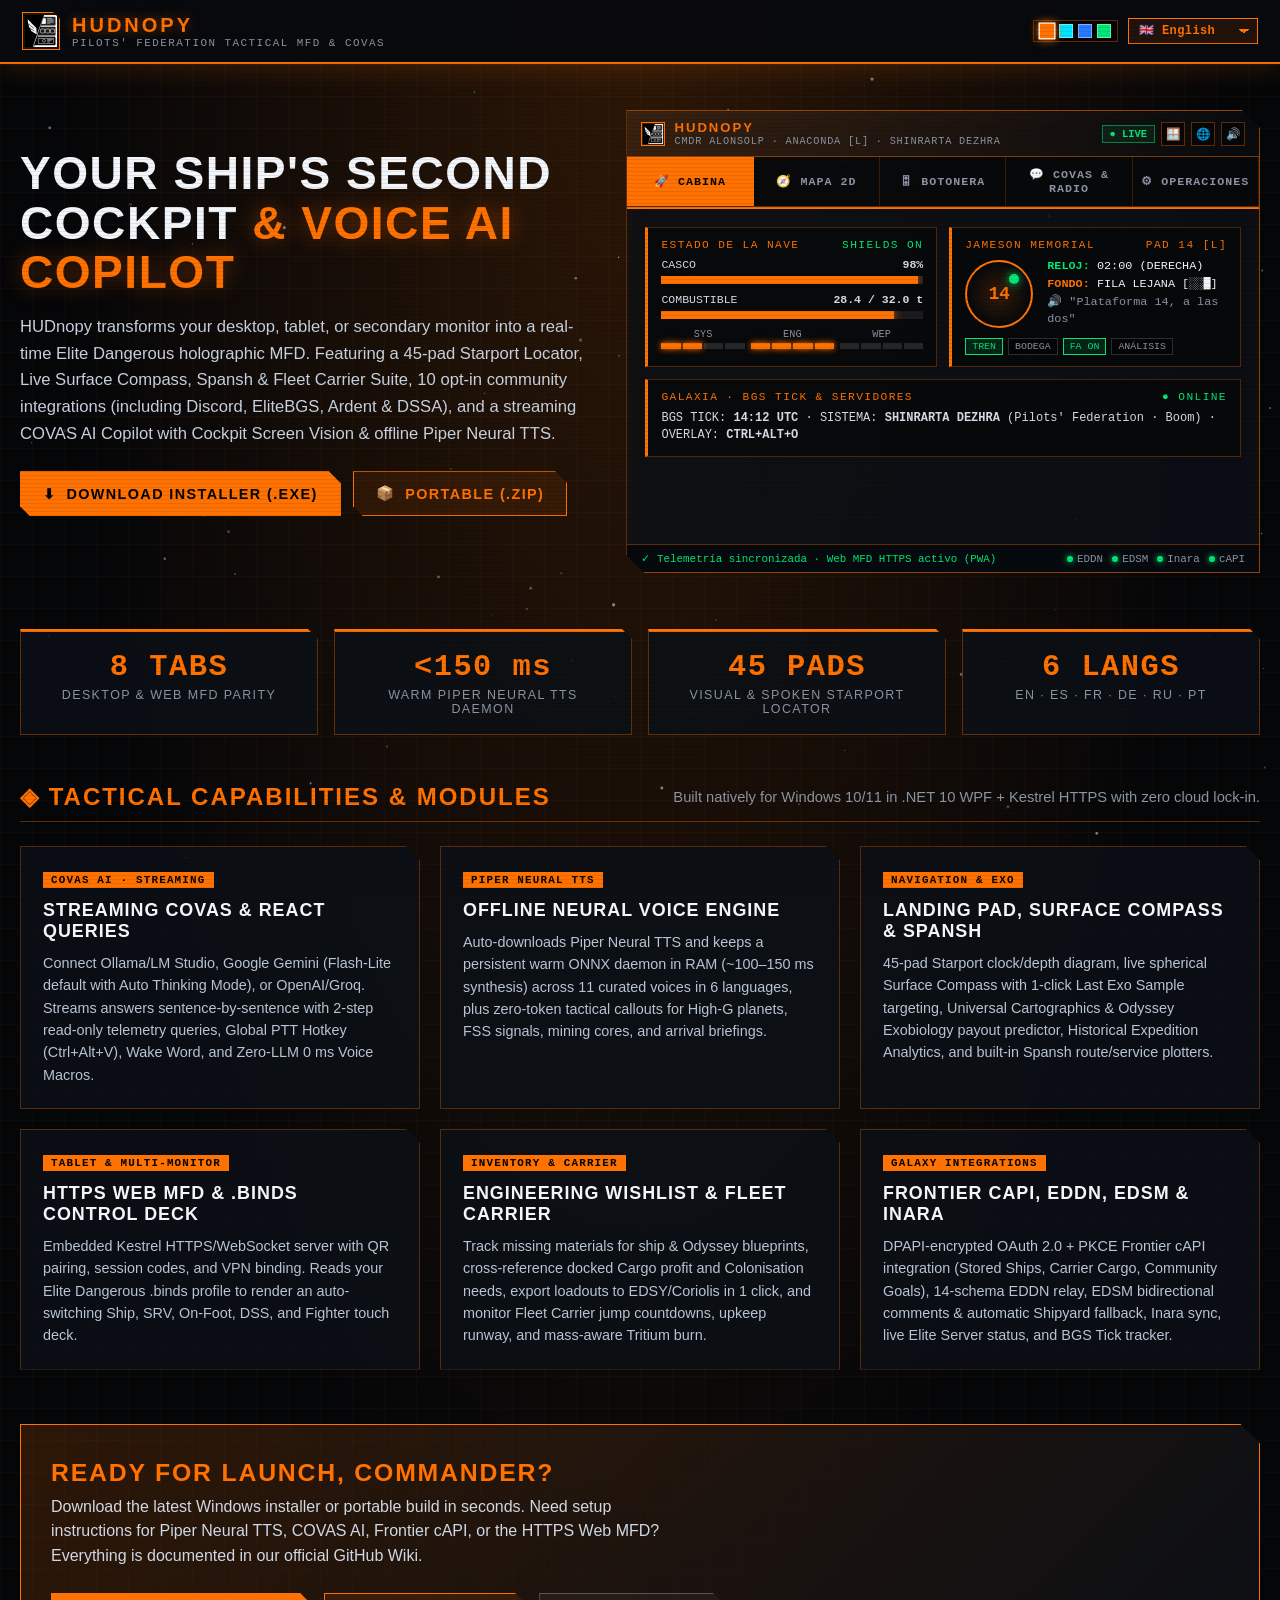
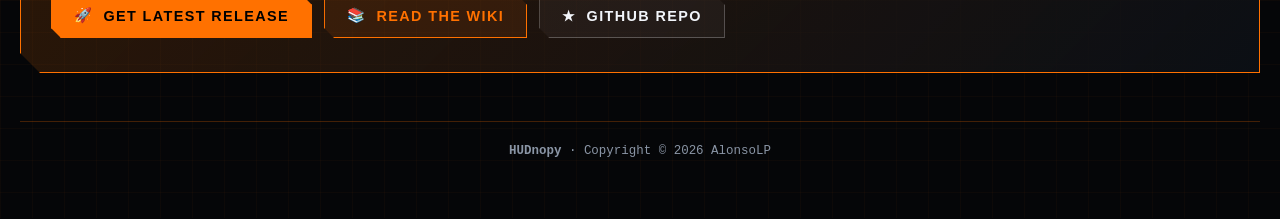
<file: docs/index.html>
<!DOCTYPE html>
<html lang="en">
<head>
  <meta charset="UTF-8" />
  <meta name="viewport" content="width=device-width, initial-scale=1.0" />
  <title>HUDnopy — Elite Dangerous Telemetry HUD, Web MFD &amp; COVAS AI Copilot</title>
  <meta name="description" content="Open-source Desktop Telemetry HUD, HTTPS Web MFD, Fleet Carrier Manager, Spansh Assistant, and Streaming COVAS AI Copilot with Offline Piper Neural TTS for Elite Dangerous." />
  <meta name="theme-color" content="#FF7100" />
  <link rel="icon" type="image/png" href="HUDnopy.png" />
  <link rel="stylesheet" href="styles.css" />
</head>
<body>
  <canvas id="starfield"></canvas>

  <!-- Sticky Cockpit Telemetry Header -->
  <header class="top-bar">
    <a href="#" class="brand">
      <img src="HUDnopy.png" alt="HUDnopy Logo" />
      <div>
        <span class="brand-title">HUDnopy</span>
        <span class="brand-sub">PILOTS' FEDERATION TACTICAL MFD &amp; COVAS</span>
      </div>
    </a>

    <div class="nav-controls">
      <div class="theme-swatches" title="Test Live HUD Cockpit Color Themes">
        <div class="swatch active" style="background:#FF7100;color:#FF7100" onclick="setHudTheme('#FF7100','255,113,0','#FFB300',this)" title="Pilots' Federation Amber"></div>
        <div class="swatch" style="background:#00E5FF;color:#00E5FF" onclick="setHudTheme('#00E5FF','0,229,255','#80D8FF',this)" title="Imperial Gutamaya Cyan"></div>
        <div class="swatch" style="background:#2979FF;color:#2979FF" onclick="setHudTheme('#2979FF','41,121,255','#82B1FF',this)" title="Guardian Cobalt"></div>
        <div class="swatch" style="background:#00E676;color:#00E676" onclick="setHudTheme('#00E676','0,230,118','#69F0AE',this)" title="Thargoid Bio-Green"></div>
      </div>
      <select class="lang-select" id="langSelect" onchange="setLang(this.value)" aria-label="Select Language">
        <option value="en">🇬🇧 English</option>
        <option value="es">🇪🇸 Español</option>
        <option value="fr">🇫🇷 Français</option>
        <option value="de">🇩🇪 Deutsch</option>
        <option value="ru">🇷🇺 Русский</option>
        <option value="pt">🇵🇹 Português</option>
      </select>
    </div>
  </header>

  <div class="cockpit-wrapper">
    <!-- Hero + Realistic Auto-Rotating HUDnopy App Preview -->
    <section class="hero">
      <div>
        <h1 data-i18n="heroTitle">
          YOUR SHIP'S SECOND COCKPIT <span>&amp; VOICE AI COPILOT</span>
        </h1>
        <p class="hero-lead" data-i18n="heroLead">
          HUDnopy transforms your desktop, tablet, or secondary monitor into a real-time Elite Dangerous holographic MFD. Featuring a 45-pad Starport Locator, Live Surface Compass, Spansh &amp; Fleet Carrier Suite, 10 opt-in community integrations (including Discord, EliteBGS, Ardent &amp; DSSA), and a streaming COVAS AI Copilot with Cockpit Screen Vision &amp; offline Piper Neural TTS.
        </p>

        <div class="cta-grid">
          <a id="btnDownloadSetup" href="https://github.com/AlonsoLP/HUDnopy/releases/latest/download/HUDnopy-v0.4.0-Setup.exe" class="btn-hud btn-primary">
            <span>⬇</span> <span data-i18n="btnInstaller">DOWNLOAD INSTALLER (.EXE)</span>
          </a>
          <a id="btnDownloadZip" href="https://github.com/AlonsoLP/HUDnopy/releases/latest/download/HUDnopy-v0.4.0-win-x64-portable.zip" class="btn-hud btn-secondary">
            <span>📦</span> <span data-i18n="btnPortable">PORTABLE (.ZIP)</span>
          </a>
        </div>
      </div>

      <!-- Realistic Auto-Rotating HUDnopy App Window Preview -->
      <div class="mfd-frame" id="hudPreviewFrame">
        <!-- App Title / Telemetry Header -->
        <div class="app-sim-header">
          <div class="app-sim-brand">
            <img src="HUDnopy.png" alt="HUDnopy" />
            <div>
              <div class="app-sim-title">HUDNOPY</div>
              <div class="app-sim-sub">CMDR ALONSOLP · ANACONDA [L] · SHINRARTA DEZHRA</div>
            </div>
          </div>
          <div class="app-sim-actions">
            <span class="app-sim-pill live">● LIVE</span>
            <span class="app-sim-icon" title="Overlay">🪟</span>
            <span class="app-sim-icon" title="Web HUD">🌐</span>
            <span class="app-sim-icon" title="TTS">🔊</span>
          </div>
        </div>

        <!-- Real-style Navigation Tabs -->
        <div class="mfd-tabs mfd-tabs-5">
          <button class="mfd-tab active" onclick="switchMfd(0, this, true)">🚀 CABINA</button>
          <button class="mfd-tab" onclick="switchMfd(1, this, true)">🧭 MAPA 2D</button>
          <button class="mfd-tab" onclick="switchMfd(2, this, true)">🎛 BOTONERA</button>
          <button class="mfd-tab" onclick="switchMfd(3, this, true)">💬 COVAS &amp; RADIO</button>
          <button class="mfd-tab" onclick="switchMfd(4, this, true)">⚙ OPERACIONES</button>
        </div>

        <!-- Auto-rotate progress bar -->
        <div class="mfd-progress-track"><div class="mfd-progress-bar" id="mfdProgressBar"></div></div>

        <!-- Panel 1: Cockpit Telemetry, PIPs & Landing Pad -->
        <div class="mfd-screen active" id="mfd-0">
          <div class="mfd-row">
            <div class="mfd-box">
              <div class="mfd-box-title"><span>ESTADO DE LA NAVE</span><span style="color:var(--hud-ok)">SHIELDS ON</span></div>
              <div class="sim-metric-line"><span>CASCO</span><strong>98%</strong></div>
              <div class="hud-bar"><div class="hud-bar-fill" style="width:98%"></div></div>
              <div class="sim-metric-line"><span>COMBUSTIBLE</span><strong>28.4 / 32.0 t</strong></div>
              <div class="hud-bar"><div class="hud-bar-fill" style="width:89%"></div></div>
              <div class="sim-pips-grid">
                <div class="sim-pip-col"><span>SYS</span><div class="sim-pip-bars"><i class="on"></i><i class="on"></i><i></i><i></i></div></div>
                <div class="sim-pip-col"><span>ENG</span><div class="sim-pip-bars"><i class="on"></i><i class="on"></i><i class="on"></i><i class="on"></i></div></div>
                <div class="sim-pip-col"><span>WEP</span><div class="sim-pip-bars"><i></i><i></i><i></i><i></i></div></div>
              </div>
            </div>
            <div class="mfd-box">
              <div class="mfd-box-title"><span>JAMESON MEMORIAL</span><span>PAD 14 [L]</span></div>
              <div class="pad-radar">
                <div class="pad-circle">
                  <span style="font-weight:900;font-size:1.1rem;color:var(--hud-accent)">14</span>
                  <div class="pad-dot"></div>
                </div>
                <div style="font-size:0.74rem;line-height:1.5">
                  <div><strong style="color:var(--hud-ok)">RELOJ:</strong> 02:00 (DERECHA)</div>
                  <div><strong style="color:var(--hud-accent)">FONDO:</strong> FILA LEJANA [░░█]</div>
                  <div style="color:var(--hud-muted)">🔊 "Plataforma 14, a las dos"</div>
                </div>
              </div>
              <div class="sim-badges-row">
                <span class="sim-chip on">TREN</span>
                <span class="sim-chip">BODEGA</span>
                <span class="sim-chip on">FA ON</span>
                <span class="sim-chip">ANÁLISIS</span>
              </div>
            </div>
          </div>
          <div class="mfd-box">
            <div class="mfd-box-title"><span>GALAXIA · BGS TICK &amp; SERVIDORES</span><span style="color:var(--hud-ok)">● ONLINE</span></div>
            <div style="font-size:0.75rem;color:#D5DCE6;line-height:1.45">
              BGS TICK: <strong>14:12 UTC</strong> · SISTEMA: <strong>SHINRARTA DEZHRA</strong> (Pilots' Federation · Boom) · OVERLAY: <strong>CTRL+ALT+O</strong>
            </div>
          </div>
        </div>

        <!-- Panel 2: Interactive 2D System Map & Exobiology Radar -->
        <div class="mfd-screen" id="mfd-1">
          <div class="mfd-box" style="margin-bottom:10px">
            <div class="mfd-box-title"><span>MAPA DE SISTEMA 2D · COLONIA</span><span>EST. +95.4M CR</span></div>
            <div class="sim-sysmap">
              <div class="sim-star" title="K-Class Star"></div>
              <div class="sim-orbit-line"></div>
              <div class="sim-body hmc" title="HMC"><span>1</span></div>
              <div class="sim-body ww" title="Terraformable Water World"><span>2 💎</span></div>
              <div class="sim-body ringed" title="Ringed Gas Giant"><span>3</span></div>
              <div class="sim-moon-group">
                <div class="sim-body exo" title="Stratum Tectonicas"><span>3a 🧬</span></div>
                <div class="sim-body rocky" title="Rocky"><span>3b</span></div>
              </div>
            </div>
          </div>
          <div class="mfd-row" style="margin-bottom:0">
            <div class="mfd-box">
              <div class="mfd-box-title"><span>RADAR EXOBIOLOGÍA 2D</span><span style="color:var(--hud-ok)">800m OK</span></div>
              <div class="sim-exo-radar">
                <div class="sim-exo-ring">
                  <span class="sim-exo-dot d1"></span>
                  <span class="sim-exo-dot d2"></span>
                  <span class="sim-exo-ship">▲</span>
                </div>
                <div style="font-size:0.73rem;line-height:1.45">
                  <div><strong>Stratum Tectonicas</strong></div>
                  <div style="color:var(--hud-ok)">Muestras: 2 / 3 · +19.0M</div>
                  <div style="color:var(--hud-muted)">Rumbo 142° SE · 840m</div>
                </div>
              </div>
            </div>
            <div class="mfd-box">
              <div class="mfd-box-title"><span>BRÚJULA DE SUPERFICIE</span><span>0.42 G</span></div>
              <div class="compass-tape" style="margin:4px 0 6px;padding:6px;font-size:0.74rem">
                125° | [ ▲ 142° SE ] | 155°
              </div>
              <div style="font-size:0.72rem;color:#C9D2E0">LAT -14.82° · LON 68.14° · ALT 180m</div>
            </div>
          </div>
        </div>

        <!-- Panel 3: Custom Touch Control Deck & Favorites -->
        <div class="mfd-screen" id="mfd-2">
          <div class="sim-deck-tabs">
            <span class="sim-deck-tab active">★ FAVORITOS</span>
            <span class="sim-deck-tab">🚀 NAVE</span>
            <span class="sim-deck-tab">⚔ COMBATE</span>
            <span class="sim-deck-tab">🔭 EXPLORACIÓN</span>
          </div>
          <div class="sim-deck-grid">
            <div class="sim-deck-btn wide active-state">
              <span class="sim-deck-ico">🚀</span>
              <span class="sim-deck-lbl">HIPERSALTO / FSD</span>
              <span class="sim-deck-key">[J] · 2.0×</span>
            </div>
            <div class="sim-deck-btn">
              <span class="sim-deck-ico">🛬</span>
              <span class="sim-deck-lbl">TREN ATERRIZAJE</span>
              <span class="sim-deck-key">[L]</span>
            </div>
            <div class="sim-deck-btn warn-confirm">
              <span class="sim-deck-ico">⚠ 🔥</span>
              <span class="sim-deck-lbl">MACRO EVASIÓN</span>
              <span class="sim-deck-key">3 PASOS · DOBLE TOQUE</span>
            </div>
            <div class="sim-deck-btn">
              <span class="sim-deck-ico">💡</span>
              <span class="sim-deck-lbl">VISIÓN NOCTURNA</span>
              <span class="sim-deck-key">[N]</span>
            </div>
            <div class="sim-deck-btn">
              <span class="sim-deck-ico">📡</span>
              <span class="sim-deck-lbl">ESCÁNER FSS</span>
              <span class="sim-deck-key">[F5]</span>
            </div>
            <div class="sim-deck-btn cyan">
              <span class="sim-deck-ico">📦</span>
              <span class="sim-deck-lbl">RECOLECTOR</span>
              <span class="sim-deck-key">[HOME]</span>
            </div>
          </div>
        </div>

        <!-- Panel 4: COVAS AI Copilot & Cockpit Radio -->
        <div class="mfd-screen" id="mfd-3">
          <div class="covas-chat" style="margin-bottom:10px">
            <div class="chat-line"><strong>[17:04] CMDR (🎤 Whisper Offline · 180ms):</strong> "¿Qué materiales G5 tengo al 100%?"</div>
            <div class="chat-line covas">
              <strong>[17:04] COVAS ⚡ (SSE · Piper Neural TTS):</strong><br/>
              "Comandante, tienes Aislantes Farmacéuticos (100/100) y Blindaje Imperial (100/100) al máximo. Recomiendo intercambio en Jameson Memorial."
            </div>
          </div>
          <div class="mfd-box">
            <div class="mfd-box-title"><span>📻 COCKPIT RADIO · ACTIVIDAD</span><span style="color:var(--hud-ok)">▶ PLAYING</span></div>
            <div class="sim-radio-row">
              <span class="sim-radio-station">Hutton Orbital Radio</span>
              <span class="sim-chip on">AUTO-DUCK 25%</span>
              <div class="sim-eq"><i></i><i></i><i></i><i></i><i></i></div>
            </div>
          </div>
        </div>

        <!-- Panel 5: Operations, Engineering Wishlist & Fleet Carrier -->
        <div class="mfd-screen" id="mfd-4">
          <table class="mini-table" style="margin-bottom:10px">
            <thead>
              <tr><th>PLANO / MÓDULO</th><th>ESTADO MATERIALES</th><th>ACCIONES</th></tr>
            </thead>
            <tbody>
              <tr><td>5A Frame Shift Drive (SCO) G5</td><td style="color:var(--hud-warn)">Faltan: 2x Wake Exceptions</td><td>Spansh ↗</td></tr>
              <tr><td>4A Plasma Accelerator G5</td><td style="color:var(--hud-ok)">100% Listo (En inventario)</td><td>Fijado ✔</td></tr>
              <tr><td>Bodega: 128t Oro · 64t Titanio</td><td style="color:var(--hud-ok)">Beneficio: +6.4M CR</td><td>EDSY ↗</td></tr>
            </tbody>
          </table>
          <div class="mfd-box">
            <div class="mfd-box-title"><span>FLEET CARRIER · SALTO &amp; TRITIO</span><span>T-02:58 🔒</span></div>
            <div style="font-size:0.74rem;color:#D5DCE6">
              Destino: <strong>HIP 58832</strong> · Consumo ruta: 412t Tritio · Autonomía mantenimiento: <strong>18.4 meses</strong>
            </div>
          </div>
        </div>

        <!-- Real-style Bottom Status Bar -->
        <div class="app-sim-statusbar">
          <span class="app-sim-status-msg" id="simStatusMsg">✓ Telemetría sincronizada · Web MFD HTTPS activo (PWA)</span>
          <div class="app-sim-leds">
            <span class="sim-led ok"><i></i>EDDN</span>
            <span class="sim-led ok"><i></i>EDSM</span>
            <span class="sim-led ok"><i></i>Inara</span>
            <span class="sim-led ok"><i></i>cAPI</span>
          </div>
        </div>
      </div>
    </section>

    <!-- Key Metrics Strip -->
    <div class="metrics-strip">
      <div class="metric-card">
        <div class="metric-val">8 TABS</div>
        <div class="metric-label" data-i18n="metric1">Desktop &amp; Web MFD Parity</div>
      </div>
      <div class="metric-card">
        <div class="metric-val">&lt;150 ms</div>
        <div class="metric-label" data-i18n="metric2">Warm Piper Neural TTS Daemon</div>
      </div>
      <div class="metric-card">
        <div class="metric-val">45 PADS</div>
        <div class="metric-label" data-i18n="metric3">Visual &amp; Spoken Starport Locator</div>
      </div>
      <div class="metric-card">
        <div class="metric-val">6 LANGS</div>
        <div class="metric-label" data-i18n="metric4">EN · ES · FR · DE · RU · PT</div>
      </div>
    </div>

    <!-- Feature Showcase Grid -->
    <div class="section-head">
      <h2 data-i18n="featHeader">◈ TACTICAL CAPABILITIES &amp; MODULES</h2>
      <p data-i18n="featSub">Built natively for Windows 10/11 in .NET 10 WPF + Kestrel HTTPS with zero cloud lock-in.</p>
    </div>

    <section class="features-grid">
      <article class="feature-card">
        <span class="feature-tag">COVAS AI · STREAMING</span>
        <h3 data-i18n="f1Title">Streaming COVAS &amp; ReAct Queries</h3>
        <p data-i18n="f1Desc">
          Connect Ollama/LM Studio, Google Gemini (Flash-Lite default with Auto Thinking Mode), or OpenAI/Groq. Streams answers sentence-by-sentence with 2-step read-only telemetry queries, Global PTT Hotkey (Ctrl+Alt+V), Wake Word, and Zero-LLM 0 ms Voice Macros.
        </p>
      </article>

      <article class="feature-card">
        <span class="feature-tag">PIPER NEURAL TTS</span>
        <h3 data-i18n="f2Title">Offline Neural Voice Engine</h3>
        <p data-i18n="f2Desc">
          Auto-downloads Piper Neural TTS and keeps a persistent warm ONNX daemon in RAM (~100–150 ms synthesis) across 11 curated voices in 6 languages, plus zero-token tactical callouts for High-G planets, FSS signals, mining cores, and arrival briefings.
        </p>
      </article>

      <article class="feature-card">
        <span class="feature-tag">NAVIGATION &amp; EXO</span>
        <h3 data-i18n="f3Title">Landing Pad, Surface Compass &amp; Spansh</h3>
        <p data-i18n="f3Desc">
          45-pad Starport clock/depth diagram, live spherical Surface Compass with 1-click Last Exo Sample targeting, Universal Cartographics &amp; Odyssey Exobiology payout predictor, Historical Expedition Analytics, and built-in Spansh route/service plotters.
        </p>
      </article>

      <article class="feature-card">
        <span class="feature-tag">TABLET &amp; MULTI-MONITOR</span>
        <h3 data-i18n="f4Title">HTTPS Web MFD &amp; .Binds Control Deck</h3>
        <p data-i18n="f4Desc">
          Embedded Kestrel HTTPS/WebSocket server with QR pairing, session codes, and VPN binding. Reads your Elite Dangerous .binds profile to render an auto-switching Ship, SRV, On-Foot, DSS, and Fighter touch deck.
        </p>
      </article>

      <article class="feature-card">
        <span class="feature-tag">INVENTORY &amp; CARRIER</span>
        <h3 data-i18n="f5Title">Engineering Wishlist &amp; Fleet Carrier</h3>
        <p data-i18n="f5Desc">
          Track missing materials for ship &amp; Odyssey blueprints, cross-reference docked Cargo profit and Colonisation needs, export loadouts to EDSY/Coriolis in 1 click, and monitor Fleet Carrier jump countdowns, upkeep runway, and mass-aware Tritium burn.
        </p>
      </article>

      <article class="feature-card">
        <span class="feature-tag">GALAXY INTEGRATIONS</span>
        <h3 data-i18n="f6Title">Frontier cAPI, EDDN, EDSM &amp; Inara</h3>
        <p data-i18n="f6Desc">
          DPAPI-encrypted OAuth 2.0 + PKCE Frontier cAPI integration (Stored Ships, Carrier Cargo, Community Goals), 14-schema EDDN relay, EDSM bidirectional comments &amp; automatic Shipyard fallback, Inara sync, live Elite Server status, and BGS Tick tracker.
        </p>
      </article>
    </section>

    <!-- Bottom Conversion & Wiki Callout -->
    <section class="bottom-cta">
      <div>
        <h2 data-i18n="ctaBottomTitle">READY FOR LAUNCH, COMMANDER?</h2>
        <p data-i18n="ctaBottomDesc">
          Download the latest Windows installer or portable build in seconds. Need setup instructions for Piper Neural TTS, COVAS AI, Frontier cAPI, or the HTTPS Web MFD? Everything is documented in our official GitHub Wiki.
        </p>
      </div>
      <div class="cta-grid" style="margin-bottom:0">
        <a id="btnDownloadBottom" href="https://github.com/AlonsoLP/HUDnopy/releases/latest" class="btn-hud btn-primary">
          <span>🚀</span> <span data-i18n="btnLatestRelease">GET LATEST RELEASE</span>
        </a>
        <a href="https://github.com/AlonsoLP/HUDnopy/wiki" target="_blank" rel="noopener" class="btn-hud btn-secondary">
          <span>📚</span> <span data-i18n="btnReadWiki">READ THE WIKI</span>
        </a>
        <a href="https://github.com/AlonsoLP/HUDnopy" target="_blank" rel="noopener" class="btn-hud btn-ghost">
          <span>★</span> <span>GITHUB REPO</span>
        </a>
      </div>
    </section>

    <footer>
      <div>
        <strong>HUDnopy</strong> · Copyright © 2026 AlonsoLP
      </div>
    </footer>
  </div>

  <script src="i18n.js"></script>
  <script src="app.js"></script>
</body>
</html>
</file>
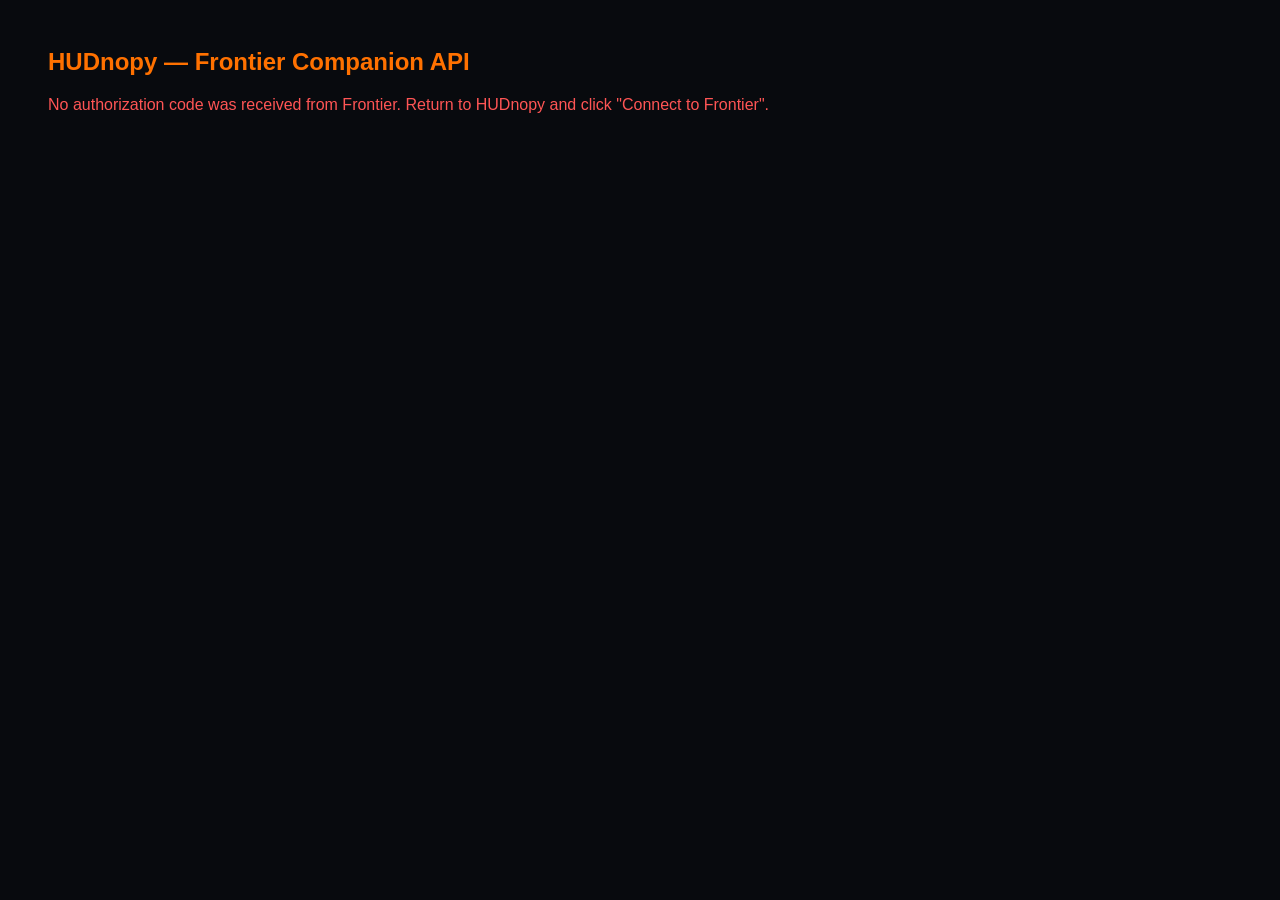
<file: docs/callback.html>
<!DOCTYPE html>
<!--
  Project:     HUDnopy — Elite Dangerous Telemetry HUD & Copilot
  File:        docs/callback.html
  Author:      AlonsoLP
  Copyright:   Copyright (c) 2026 AlonsoLP
  License:     GPL-3.0-only (see LICENSE file in the repository root)
  Description: Static HTTPS OAuth 2.0 callback relay for GitHub Pages forwarding
               Frontier cAPI authorization codes to HUDnopy's local loopback listener.
-->
<html lang="en">
<head>
  <meta charset="utf-8">
  <meta name="viewport" content="width=device-width, initial-scale=1">
  <meta name="referrer" content="no-referrer">
  <title>HUDnopy — Frontier cAPI</title>
  <style>
    body { background:#080a0e; color:#d8dee9; font-family:Segoe UI, sans-serif; padding:40px; }
    h2 { color:#ff7100; margin-top:0; }
    a { color:#ff9a40; }
    .err { color:#ff5555; }
    code { background:#131922; padding:2px 6px; border-radius:3px; }
  </style>
</head>
<body>
  <h2 id="title">HUDnopy — Frontier Companion API</h2>
  <p id="msg">Returning authorization to HUDnopy on your PC…</p>
  <p id="fallback" style="display:none">
    <span id="fallbackPrefix">If HUDnopy does not receive the response automatically, </span><a id="link" href="#">click here</a><span id="fallbackSuffix">.</span>
  </p>
  <script>
    (function () {
      var i18n = {
        es: {
          htmlLang: "es",
          title: "HUDnopy — Frontier Companion API",
          redirecting: "Devolviendo la autorización a HUDnopy en tu PC…",
          fallbackPrefix: "Si HUDnopy no recibe la respuesta automáticamente, ",
          fallbackLink: "pulsa aquí",
          fallbackSuffix: ".",
          missingCode: "No se ha recibido ningún código de autorización de Frontier. Vuelve a HUDnopy y pulsa «Conectar con Frontier»."
        },
        en: {
          htmlLang: "en",
          title: "HUDnopy — Frontier Companion API",
          redirecting: "Returning authorization to HUDnopy on your PC…",
          fallbackPrefix: "If HUDnopy does not receive the response automatically, ",
          fallbackLink: "click here",
          fallbackSuffix: ".",
          missingCode: "No authorization code was received from Frontier. Return to HUDnopy and click \"Connect to Frontier\"."
        },
        fr: {
          htmlLang: "fr",
          title: "HUDnopy — Frontier Companion API",
          redirecting: "Renvoi de l’autorisation vers HUDnopy sur votre PC…",
          fallbackPrefix: "Si HUDnopy ne reçoit pas la réponse automatiquement, ",
          fallbackLink: "cliquez ici",
          fallbackSuffix: ".",
          missingCode: "Aucun code d’autorisation n’a été reçu de Frontier. Revenez dans HUDnopy et cliquez sur « Connecter à Frontier »."
        },
        de: {
          htmlLang: "de",
          title: "HUDnopy — Frontier Companion API",
          redirecting: "Autorisierung wird an HUDnopy auf deinem PC zurückgeleitet…",
          fallbackPrefix: "Falls HUDnopy die Antwort nicht automatisch erhält, ",
          fallbackLink: "klicke hier",
          fallbackSuffix: ".",
          missingCode: "Es wurde kein Autorisierungscode von Frontier empfangen. Kehre zu HUDnopy zurück und klicke auf „Mit Frontier verbinden“."
        },
        ru: {
          htmlLang: "ru",
          title: "HUDnopy — Frontier Companion API",
          redirecting: "Передача авторизации в HUDnopy на вашем ПК…",
          fallbackPrefix: "Если HUDnopy не получил ответ автоматически, ",
          fallbackLink: "нажмите здесь",
          fallbackSuffix: ".",
          missingCode: "Код авторизации от Frontier не получен. Вернитесь в HUDnopy и нажмите «Подключить Frontier»."
        },
        pt: {
          htmlLang: "pt-BR",
          title: "HUDnopy — Frontier Companion API",
          redirecting: "Devolvendo a autorização para o HUDnopy no seu PC…",
          fallbackPrefix: "Se o HUDnopy não receber a resposta automaticamente, ",
          fallbackLink: "clique aqui",
          fallbackSuffix: ".",
          missingCode: "Nenhum código de autorização foi recebido da Frontier. Volte ao HUDnopy e clique em «Conectar à Frontier»."
        }
      };

      function detectLang() {
        var langs = (navigator.languages && navigator.languages.length)
          ? navigator.languages
          : [navigator.language || navigator.userLanguage || "en"];
        for (var i = 0; i < langs.length; i++) {
          var code = String(langs[i] || "").toLowerCase().split(/[-_]/)[0];
          if (i18n[code]) return code;
        }
        return "en";
      }

      var t = i18n[detectLang()];
      document.documentElement.lang = t.htmlLang;
      document.title = t.title;
      document.getElementById("title").textContent = t.title;

      var msg = document.getElementById("msg");
      msg.textContent = t.redirecting;

      var params = new URLSearchParams(window.location.search);
      var state = params.get("state") || "";
      var port = 5055;
      var dot = state.indexOf(".");
      if (dot > 0) {
        var p = parseInt(state.substring(0, dot), 10);
        if (p >= 1024 && p <= 65535) port = p;
      }

      if (!params.get("code") && !params.get("error")) {
        msg.className = "err";
        msg.textContent = t.missingCode;
        return;
      }

      var target = "http://127.0.0.1:" + port + "/callback" + window.location.search;
      document.getElementById("fallbackPrefix").textContent = t.fallbackPrefix;
      var link = document.getElementById("link");
      link.textContent = t.fallbackLink;
      link.href = target;
      document.getElementById("fallbackSuffix").textContent = t.fallbackSuffix;
      document.getElementById("fallback").style.display = "block";
      window.location.replace(target);
    })();
  </script>
</body>
</html>
</file>
<file: docs/styles.css>
/* -----------------------------------------------------------------------------
 * Project:     HUDnopy — Elite Dangerous Telemetry HUD & Copilot
 * File:        docs/styles.css
 * Author:      AlonsoLP
 * Copyright:   Copyright (c) 2026 AlonsoLP
 * License:     GPL-3.0-only (see LICENSE file in the repository root)
 * Description: Stylesheet for the HUDnopy GitHub Pages landing site.
 * ----------------------------------------------------------------------------- */

:root {
  --hud-accent: #FF7100;
  --hud-accent-rgb: 255, 113, 0;
  --hud-secondary: #FFB300;
  --hud-bg: #050608;
  --hud-panel: rgba(12, 16, 22, 0.88);
  --hud-panel-solid: #0C1016;
  --hud-panel-alt: rgba(18, 24, 34, 0.92);
  --hud-text: #F2F5FA;
  --hud-muted: #8A95A5;
  --hud-ok: #00E676;
  --hud-warn: #FFB300;
  --hud-danger: #FF2E4C;
  --hud-cyan: #00E5FF;
}

* {
  box-sizing: border-box;
  margin: 0;
  padding: 0;
}

html {
  scroll-behavior: smooth;
  background-color: var(--hud-bg);
  color: var(--hud-text);
  font-family: 'Segoe UI', 'Bahnschrift', 'Eurostile', 'Consolas', sans-serif;
}

body {
  min-height: 100vh;
  overflow-x: hidden;
  background-color: var(--hud-bg);
  background-image:
    radial-gradient(ellipse at 50% 0%, rgba(var(--hud-accent-rgb), 0.16), transparent 65%),
    linear-gradient(rgba(var(--hud-accent-rgb), 0.03) 1px, transparent 1px),
    linear-gradient(90deg, rgba(var(--hud-accent-rgb), 0.03) 1px, transparent 1px);
  background-size: 100% 100%, 32px 32px, 32px 32px;
  position: relative;
}

/* Subtle Cockpit Scanline Overlay */
body::after {
  content: "";
  position: fixed;
  inset: 0;
  pointer-events: none;
  background: repeating-linear-gradient(
    to bottom,
    transparent 0px,
    transparent 3px,
    rgba(0, 0, 0, 0.16) 4px
  );
  z-index: 999;
}

#starfield {
  position: fixed;
  inset: 0;
  width: 100%;
  height: 100%;
  pointer-events: none;
  z-index: 0;
  opacity: 0.65;
}

.cockpit-wrapper {
  position: relative;
  z-index: 1;
  max-width: 1340px;
  margin: 0 auto;
  padding: 0 20px 60px;
}

/* Top Cockpit Telemetry Bar */
.top-bar {
  position: sticky;
  top: 0;
  z-index: 50;
  display: flex;
  flex-wrap: wrap;
  align-items: center;
  justify-content: space-between;
  gap: 14px;
  padding: 12px 22px;
  background: rgba(8, 10, 14, 0.92);
  backdrop-filter: blur(10px);
  border-bottom: 2px solid var(--hud-accent);
  box-shadow: 0 4px 28px rgba(var(--hud-accent-rgb), 0.18);
}

.brand {
  display: flex;
  align-items: center;
  gap: 12px;
  text-decoration: none;
  color: var(--hud-text);
}

.brand img {
  width: 38px;
  height: 38px;
  border: 1px solid var(--hud-accent);
  padding: 2px;
  background: rgba(var(--hud-accent-rgb), 0.08);
  clip-path: polygon(0 0, calc(100% - 7px) 0, 100% 7px, 100% 100%, 0 100%);
}

.brand-title {
  font-size: 1.25rem;
  font-weight: 900;
  letter-spacing: 3px;
  color: var(--hud-accent);
  text-transform: uppercase;
  text-shadow: 0 0 12px rgba(var(--hud-accent-rgb), 0.45);
}

.brand-sub {
  font-family: 'Consolas', monospace;
  font-size: 0.68rem;
  color: var(--hud-muted);
  letter-spacing: 1.5px;
  display: block;
}

.status-dot {
  width: 7px;
  height: 7px;
  border-radius: 50%;
  background: var(--hud-ok);
  box-shadow: 0 0 8px var(--hud-ok);
  display: inline-block;
}

.nav-controls {
  display: flex;
  align-items: center;
  gap: 10px;
  flex-wrap: wrap;
}

.theme-swatches {
  display: flex;
  align-items: center;
  gap: 5px;
  padding: 3px 6px;
  border: 1px solid rgba(var(--hud-accent-rgb), 0.35);
  background: rgba(0, 0, 0, 0.4);
}

.swatch {
  width: 14px;
  height: 14px;
  border: 1px solid rgba(255,255,255,0.4);
  cursor: pointer;
  transition: transform 0.15s ease;
}

.swatch:hover, .swatch.active {
  transform: scale(1.2);
  border-color: #fff;
  box-shadow: 0 0 8px currentColor;
}

.lang-btn, .lang-select {
  background: rgba(var(--hud-accent-rgb), 0.1);
  color: var(--hud-accent);
  border: 1px solid var(--hud-accent);
  padding: 5px 10px;
  font-family: 'Consolas', monospace;
  font-size: 0.75rem;
  font-weight: 700;
  cursor: pointer;
  letter-spacing: 1px;
  text-transform: uppercase;
  transition: all 0.15s ease;
  outline: none;
}

.lang-select {
  appearance: none;
  -webkit-appearance: none;
  text-transform: none;
  letter-spacing: 0.4px;
  padding-right: 26px;
  background-image: linear-gradient(45deg, transparent 50%, var(--hud-accent) 50%),
                    linear-gradient(135deg, var(--hud-accent) 50%, transparent 50%);
  background-position: calc(100% - 13px) 52%, calc(100% - 8px) 52%;
  background-size: 5px 5px, 5px 5px;
  background-repeat: no-repeat;
}

.lang-select option {
  background-color: #0C1016;
  color: var(--hud-text);
  font-family: 'Consolas', monospace;
}

.lang-btn:hover, .lang-btn.active, .lang-select:hover, .lang-select:focus {
  background-color: rgba(var(--hud-accent-rgb), 0.22);
  box-shadow: 0 0 10px rgba(var(--hud-accent-rgb), 0.35);
}

/* Hero Section */
.hero {
  padding: 46px 0 34px;
  display: grid;
  grid-template-columns: 1.05fr 1.15fr;
  gap: 28px;
  align-items: center;
}

@media (max-width: 1024px) {
  .hero {
    grid-template-columns: 1fr;
  }
  .hud-ticker {
    display: none;
  }
}

.eyebrow {
  display: inline-flex;
  align-items: center;
  gap: 8px;
  padding: 5px 12px;
  background: rgba(var(--hud-accent-rgb), 0.12);
  border: 1px solid var(--hud-accent);
  color: var(--hud-accent);
  font-family: 'Consolas', monospace;
  font-size: 0.76rem;
  font-weight: 700;
  letter-spacing: 1.8px;
  text-transform: uppercase;
  margin-bottom: 16px;
  clip-path: polygon(0 0, calc(100% - 10px) 0, 100% 10px, 100% 100%, 0 100%);
}

.hero h1 {
  font-size: clamp(2rem, 3.6vw, 3.1rem);
  font-weight: 900;
  line-height: 1.08;
  letter-spacing: 1.5px;
  text-transform: uppercase;
  margin-bottom: 16px;
}

.hero h1 span {
  color: var(--hud-accent);
  text-shadow: 0 0 22px rgba(var(--hud-accent-rgb), 0.4);
}

.hero-lead {
  font-size: 1.04rem;
  line-height: 1.6;
  color: #C9D2E0;
  margin-bottom: 24px;
}

.cta-grid {
  display: flex;
  flex-wrap: wrap;
  gap: 12px;
  margin-bottom: 18px;
}

.btn-hud {
  display: inline-flex;
  align-items: center;
  gap: 10px;
  padding: 13px 22px;
  font-size: 0.9rem;
  font-weight: 800;
  letter-spacing: 1.4px;
  text-transform: uppercase;
  text-decoration: none;
  cursor: pointer;
  transition: all 0.18s ease;
  clip-path: polygon(0 0, calc(100% - 12px) 0, 100% 12px, 100% 100%, 10px 100%, 0 calc(100% - 10px));
}

.btn-primary {
  background: var(--hud-accent);
  color: #000;
  border: 1px solid var(--hud-accent);
  box-shadow: 0 0 20px rgba(var(--hud-accent-rgb), 0.35);
}

.btn-primary:hover {
  background: var(--hud-secondary);
  border-color: var(--hud-secondary);
  transform: translateY(-2px);
  box-shadow: 0 0 28px rgba(var(--hud-accent-rgb), 0.6);
}

.btn-secondary {
  background: rgba(var(--hud-accent-rgb), 0.1);
  color: var(--hud-accent);
  border: 1px solid var(--hud-accent);
}

.btn-secondary:hover {
  background: rgba(var(--hud-accent-rgb), 0.24);
  transform: translateY(-2px);
}

.btn-ghost {
  background: rgba(255, 255, 255, 0.04);
  color: var(--hud-text);
  border: 1px solid rgba(255, 255, 255, 0.25);
}

.btn-ghost:hover {
  border-color: var(--hud-accent);
  color: var(--hud-accent);
}

.release-meta {
  font-family: 'Consolas', monospace;
  font-size: 0.78rem;
  color: var(--hud-muted);
  display: flex;
  flex-wrap: wrap;
  gap: 16px;
}

.release-meta span {
  display: inline-flex;
  align-items: center;
  gap: 6px;
}

/* Interactive Cockpit MFD Simulator */
.mfd-frame {
  background: var(--hud-panel);
  border: 1px solid rgba(var(--hud-accent-rgb), 0.55);
  box-shadow:
    0 0 35px rgba(var(--hud-accent-rgb), 0.14),
    inset 0 0 24px rgba(var(--hud-accent-rgb), 0.06);
  clip-path: polygon(0 0, calc(100% - 18px) 0, 100% 18px, 100% 100%, 18px 100%, 0 calc(100% - 18px));
  overflow: hidden;
}

.mfd-header {
  display: flex;
  justify-content: space-between;
  align-items: center;
  padding: 10px 16px;
  background: rgba(var(--hud-accent-rgb), 0.14);
  border-bottom: 1px solid rgba(var(--hud-accent-rgb), 0.45);
  font-family: 'Consolas', monospace;
  font-size: 0.75rem;
  letter-spacing: 1.2px;
  color: var(--hud-accent);
  text-transform: uppercase;
}

.mfd-tabs {
  display: grid;
  grid-template-columns: repeat(4, 1fr);
  border-bottom: 1px solid rgba(var(--hud-accent-rgb), 0.3);
  background: rgba(0, 0, 0, 0.45);
}

@media (max-width: 640px) {
  .mfd-tabs {
    grid-template-columns: repeat(2, 1fr);
  }
}

.mfd-tab {
  background: transparent;
  border: none;
  border-right: 1px solid rgba(var(--hud-accent-rgb), 0.2);
  padding: 10px 8px;
  color: var(--hud-muted);
  font-family: 'Consolas', monospace;
  font-size: 0.73rem;
  font-weight: 700;
  letter-spacing: 1px;
  text-transform: uppercase;
  cursor: pointer;
  transition: all 0.15s ease;
}

.mfd-tab:hover {
  color: var(--hud-text);
  background: rgba(var(--hud-accent-rgb), 0.08);
}

.mfd-tab.active {
  background: var(--hud-accent);
  color: #000;
}

.mfd-screen {
  padding: 18px;
  min-height: 335px;
  display: none;
  font-family: 'Consolas', monospace;
}

.mfd-screen.active {
  display: block;
}

.mfd-row {
  display: grid;
  grid-template-columns: 1fr 1fr;
  gap: 12px;
  margin-bottom: 12px;
}

@media (max-width: 580px) {
  .mfd-row {
    grid-template-columns: 1fr;
  }
}

.mfd-box {
  background: rgba(0, 0, 0, 0.45);
  border: 1px solid rgba(var(--hud-accent-rgb), 0.3);
  border-left: 3px solid var(--hud-accent);
  padding: 11px 13px;
}

.mfd-box-title {
  font-size: 0.7rem;
  color: var(--hud-accent);
  letter-spacing: 1.4px;
  text-transform: uppercase;
  margin-bottom: 7px;
  display: flex;
  justify-content: space-between;
}

.hud-bar {
  height: 8px;
  background: rgba(255, 255, 255, 0.08);
  margin: 5px 0 9px;
  overflow: hidden;
}

.hud-bar-fill {
  height: 100%;
  background: var(--hud-accent);
  box-shadow: 0 0 10px var(--hud-accent);
}

.pad-radar {
  display: flex;
  align-items: center;
  gap: 14px;
}

.pad-circle {
  width: 68px;
  height: 68px;
  border-radius: 50%;
  border: 2px solid var(--hud-accent);
  position: relative;
  display: flex;
  align-items: center;
  justify-content: center;
  background: radial-gradient(circle, rgba(var(--hud-accent-rgb), 0.18), transparent 70%);
  flex-shrink: 0;
}

.pad-dot {
  position: absolute;
  top: 12px;
  right: 12px;
  width: 10px;
  height: 10px;
  border-radius: 50%;
  background: var(--hud-ok);
  box-shadow: 0 0 10px var(--hud-ok);
}

.covas-chat {
  display: flex;
  flex-direction: column;
  gap: 9px;
  font-size: 0.8rem;
  line-height: 1.45;
}

.chat-line {
  padding: 8px 11px;
  background: rgba(0, 0, 0, 0.5);
  border-left: 3px solid var(--hud-muted);
}

.chat-line.covas {
  border-left-color: var(--hud-accent);
  background: rgba(var(--hud-accent-rgb), 0.08);
}

.chat-line.macro {
  border-left-color: var(--hud-ok);
  color: var(--hud-ok);
}

.compass-tape {
  text-align: center;
  padding: 9px;
  background: rgba(var(--hud-accent-rgb), 0.1);
  border: 1px dashed var(--hud-accent);
  color: var(--hud-accent);
  font-weight: 700;
  letter-spacing: 2px;
  margin-bottom: 11px;
  font-size: 0.82rem;
}

.mini-table {
  width: 100%;
  border-collapse: collapse;
  font-size: 0.76rem;
}

.mini-table th {
  text-align: left;
  color: var(--hud-accent);
  border-bottom: 1px solid rgba(var(--hud-accent-rgb), 0.35);
  padding: 5px 6px;
}

.mini-table td {
  padding: 5px 6px;
  border-bottom: 1px solid rgba(255, 255, 255, 0.06);
  color: #D5DCE6;
}

/* Metric Strip */
.metrics-strip {
  display: grid;
  grid-template-columns: repeat(4, 1fr);
  gap: 16px;
  margin: 22px 0 48px;
}

@media (max-width: 860px) {
  .metrics-strip {
    grid-template-columns: repeat(2, 1fr);
  }
}

.metric-card {
  background: var(--hud-panel);
  border: 1px solid rgba(var(--hud-accent-rgb), 0.35);
  border-top: 3px solid var(--hud-accent);
  padding: 18px 20px;
  text-align: center;
  clip-path: polygon(0 0, calc(100% - 10px) 0, 100% 10px, 100% 100%, 0 100%);
}

.metric-val {
  font-size: 1.9rem;
  font-weight: 900;
  color: var(--hud-accent);
  letter-spacing: 1.5px;
  font-family: 'Consolas', monospace;
}

.metric-label {
  font-size: 0.78rem;
  text-transform: uppercase;
  letter-spacing: 1.4px;
  color: var(--hud-muted);
  margin-top: 4px;
}

/* Section Headers */
.section-head {
  display: flex;
  align-items: center;
  justify-content: space-between;
  flex-wrap: wrap;
  gap: 12px;
  margin-bottom: 24px;
  padding-bottom: 10px;
  border-bottom: 1px solid rgba(var(--hud-accent-rgb), 0.35);
}

.section-head h2 {
  font-size: 1.5rem;
  font-weight: 900;
  letter-spacing: 2px;
  text-transform: uppercase;
  color: var(--hud-accent);
  display: flex;
  align-items: center;
  gap: 10px;
}

.section-head p {
  color: var(--hud-muted);
  font-size: 0.92rem;
}

/* Feature Cards Grid */
.features-grid {
  display: grid;
  grid-template-columns: repeat(3, 1fr);
  gap: 20px;
  margin-bottom: 54px;
}

@media (max-width: 980px) {
  .features-grid {
    grid-template-columns: repeat(2, 1fr);
  }
}

@media (max-width: 640px) {
  .features-grid {
    grid-template-columns: 1fr;
  }
}

.feature-card {
  background: var(--hud-panel);
  border: 1px solid rgba(var(--hud-accent-rgb), 0.3);
  padding: 22px;
  position: relative;
  transition: all 0.2s ease;
  clip-path: polygon(0 0, calc(100% - 14px) 0, 100% 14px, 100% 100%, 0 100%);
}

.feature-card:hover {
  border-color: var(--hud-accent);
  transform: translateY(-3px);
  box-shadow: 0 8px 26px rgba(var(--hud-accent-rgb), 0.16);
}

.feature-tag {
  font-family: 'Consolas', monospace;
  font-size: 0.68rem;
  color: #000;
  background: var(--hud-accent);
  font-weight: 800;
  padding: 2px 8px;
  letter-spacing: 1.2px;
  text-transform: uppercase;
  display: inline-block;
  margin-bottom: 12px;
}

.feature-card h3 {
  font-size: 1.12rem;
  font-weight: 800;
  letter-spacing: 1px;
  text-transform: uppercase;
  margin-bottom: 10px;
  color: var(--hud-text);
}

.feature-card p {
  font-size: 0.9rem;
  line-height: 1.55;
  color: #B8C3D4;
}

/* Wiki & Download Banner */
.bottom-cta {
  background: linear-gradient(135deg, rgba(var(--hud-accent-rgb), 0.16), rgba(12, 16, 22, 0.95));
  border: 1px solid var(--hud-accent);
  padding: 34px 30px;
  display: flex;
  flex-wrap: wrap;
  align-items: center;
  justify-content: space-between;
  gap: 24px;
  clip-path: polygon(0 0, calc(100% - 20px) 0, 100% 20px, 100% 100%, 20px 100%, 0 calc(100% - 20px));
}

.bottom-cta h2 {
  font-size: 1.55rem;
  font-weight: 900;
  letter-spacing: 1.8px;
  text-transform: uppercase;
  color: var(--hud-accent);
  margin-bottom: 8px;
}

.bottom-cta p {
  color: #D0D8E4;
  max-width: 640px;
  line-height: 1.55;
}

footer {
  margin-top: 48px;
  padding-top: 22px;
  border-top: 1px solid rgba(var(--hud-accent-rgb), 0.25);
  display: flex;
  flex-wrap: wrap;
  justify-content: center;
  text-align: center;
  gap: 14px;
  font-family: 'Consolas', monospace;
  font-size: 0.78rem;
  color: var(--hud-muted);
}

/* Realistic HUDnopy App Window Simulator */
.app-sim-header {
  display: flex;
  justify-content: space-between;
  align-items: center;
  gap: 10px;
  padding: 9px 14px;
  background: linear-gradient(90deg, rgba(var(--hud-accent-rgb), 0.16), rgba(8, 10, 14, 0.96));
  border-bottom: 1px solid rgba(var(--hud-accent-rgb), 0.45);
}

.app-sim-brand {
  display: flex;
  align-items: center;
  gap: 9px;
}

.app-sim-brand img {
  width: 24px;
  height: 24px;
  border: 1px solid var(--hud-accent);
  padding: 1px;
}

.app-sim-title {
  font-size: 0.82rem;
  font-weight: 900;
  letter-spacing: 2px;
  color: var(--hud-accent);
}

.app-sim-sub {
  font-family: 'Consolas', monospace;
  font-size: 0.64rem;
  color: var(--hud-muted);
  letter-spacing: 0.8px;
}

.app-sim-actions {
  display: flex;
  align-items: center;
  gap: 6px;
}

.app-sim-pill {
  font-family: 'Consolas', monospace;
  font-size: 0.65rem;
  font-weight: 700;
  padding: 2px 7px;
  border: 1px solid rgba(0, 230, 118, 0.5);
  color: var(--hud-ok);
  background: rgba(0, 230, 118, 0.08);
}

.app-sim-icon {
  width: 24px;
  height: 24px;
  display: inline-flex;
  align-items: center;
  justify-content: center;
  font-size: 0.72rem;
  border: 1px solid rgba(var(--hud-accent-rgb), 0.35);
  background: rgba(0, 0, 0, 0.45);
}

.mfd-tabs-5 {
  grid-template-columns: repeat(5, 1fr);
}

@media (max-width: 640px) {
  .mfd-tabs-5 {
    grid-template-columns: repeat(3, 1fr);
  }
}

.mfd-progress-track {
  height: 2px;
  background: rgba(255, 255, 255, 0.08);
  overflow: hidden;
}

.mfd-progress-bar {
  height: 100%;
  width: 0%;
  background: var(--hud-accent);
  box-shadow: 0 0 8px var(--hud-accent);
}

.sim-metric-line {
  display: flex;
  justify-content: space-between;
  font-size: 0.72rem;
  color: #D5DCE6;
}

.sim-pips-grid {
  display: grid;
  grid-template-columns: repeat(3, 1fr);
  gap: 6px;
  margin-top: 8px;
}

.sim-pip-col {
  text-align: center;
  font-size: 0.64rem;
  color: var(--hud-muted);
}

.sim-pip-bars {
  display: flex;
  gap: 2px;
  margin-top: 3px;
}

.sim-pip-bars i {
  flex: 1;
  height: 6px;
  background: rgba(255, 255, 255, 0.12);
  display: block;
}

.sim-pip-bars i.on {
  background: var(--hud-accent);
  box-shadow: 0 0 6px var(--hud-accent);
}

.sim-badges-row {
  display: flex;
  flex-wrap: wrap;
  gap: 5px;
  margin-top: 9px;
}

.sim-chip {
  font-size: 0.62rem;
  padding: 2px 6px;
  border: 1px solid rgba(255, 255, 255, 0.16);
  color: var(--hud-muted);
  background: rgba(0, 0, 0, 0.4);
}

.sim-chip.on {
  border-color: var(--hud-ok);
  color: var(--hud-ok);
  background: rgba(0, 230, 118, 0.12);
}

.sim-sysmap {
  display: flex;
  align-items: center;
  gap: 12px;
  padding: 10px 8px;
  background: radial-gradient(circle at 12% 50%, rgba(255, 160, 40, 0.25), rgba(5, 8, 12, 0.85) 55%);
  border: 1px solid rgba(var(--hud-accent-rgb), 0.25);
  overflow-x: auto;
}

.sim-star {
  width: 34px;
  height: 34px;
  border-radius: 50%;
  background: radial-gradient(circle, #FFF3C4 10%, #FF9E2C 55%, #D95300 100%);
  box-shadow: 0 0 18px rgba(255, 158, 44, 0.85);
  flex-shrink: 0;
}

.sim-orbit-line {
  width: 18px;
  height: 1px;
  background: rgba(var(--hud-accent-rgb), 0.5);
  flex-shrink: 0;
}

.sim-body {
  display: flex;
  flex-direction: column;
  align-items: center;
  gap: 4px;
  font-size: 0.64rem;
  color: #D5DCE6;
  flex-shrink: 0;
}

.sim-body::before {
  content: "";
  display: block;
  border-radius: 50%;
}

.sim-body.hmc::before { width: 16px; height: 16px; background: #A88464; }
.sim-body.ww::before { width: 20px; height: 20px; background: radial-gradient(circle at 35% 35%, #66E0FF, #0077B6); box-shadow: 0 0 10px rgba(0, 229, 255, 0.65); }
.sim-body.ringed::before { width: 24px; height: 24px; background: radial-gradient(circle at 35% 35%, #E6C79C, #9C7A4C); outline: 2px solid rgba(230, 199, 156, 0.55); outline-offset: 3px; }
.sim-body.exo::before { width: 14px; height: 14px; background: #38D39F; box-shadow: 0 0 8px rgba(56, 211, 159, 0.7); }
.sim-body.rocky::before { width: 12px; height: 12px; background: #7D8794; }

.sim-moon-group {
  display: flex;
  gap: 10px;
  padding-left: 10px;
  border-left: 1px dashed rgba(var(--hud-accent-rgb), 0.45);
}

.sim-exo-radar {
  display: flex;
  align-items: center;
  gap: 12px;
}

.sim-exo-ring {
  width: 58px;
  height: 58px;
  border-radius: 50%;
  border: 1px solid var(--hud-ok);
  background: radial-gradient(circle, rgba(0, 230, 118, 0.14), transparent 72%);
  position: relative;
  flex-shrink: 0;
  display: flex;
  align-items: center;
  justify-content: center;
}

.sim-exo-dot {
  position: absolute;
  width: 7px;
  height: 7px;
  border-radius: 50%;
  background: var(--hud-ok);
  box-shadow: 0 0 8px var(--hud-ok);
}

.sim-exo-dot.d1 { top: 10px; left: 14px; }
.sim-exo-dot.d2 { bottom: 12px; right: 12px; }

.sim-exo-ship {
  font-size: 0.7rem;
  color: var(--hud-accent);
}

.sim-deck-tabs {
  display: flex;
  gap: 6px;
  flex-wrap: wrap;
  margin-bottom: 10px;
}

.sim-deck-tab {
  font-size: 0.68rem;
  font-weight: 700;
  padding: 4px 9px;
  border: 1px solid rgba(var(--hud-accent-rgb), 0.35);
  color: var(--hud-muted);
  background: rgba(0, 0, 0, 0.45);
}

.sim-deck-tab.active {
  background: var(--hud-accent);
  color: #000;
  border-color: var(--hud-accent);
}

.sim-deck-grid {
  display: grid;
  grid-template-columns: repeat(3, 1fr);
  gap: 8px;
}

.sim-deck-btn {
  display: flex;
  flex-direction: column;
  justify-content: center;
  align-items: center;
  gap: 3px;
  padding: 10px 6px;
  background: rgba(14, 19, 27, 0.9);
  border: 1px solid rgba(var(--hud-accent-rgb), 0.45);
  text-align: center;
}

.sim-deck-btn.wide {
  grid-column: span 2;
}

.sim-deck-btn.active-state {
  border-color: var(--hud-ok);
  box-shadow: inset 0 0 12px rgba(0, 230, 118, 0.18);
}

.sim-deck-btn.warn-confirm {
  border-color: var(--hud-danger);
  background: rgba(255, 46, 76, 0.1);
}

.sim-deck-btn.cyan {
  border-color: var(--hud-cyan);
}

.sim-deck-ico { font-size: 1rem; }
.sim-deck-lbl { font-size: 0.68rem; font-weight: 700; color: var(--hud-text); }
.sim-deck-key { font-size: 0.6rem; color: var(--hud-muted); }

.sim-radio-row {
  display: flex;
  align-items: center;
  justify-content: space-between;
  gap: 10px;
  flex-wrap: wrap;
}

.sim-radio-station {
  font-size: 0.8rem;
  font-weight: 700;
  color: var(--hud-text);
}

.sim-eq {
  display: inline-flex;
  align-items: flex-end;
  gap: 3px;
  height: 16px;
}

.sim-eq i {
  width: 3px;
  background: var(--hud-accent);
  display: block;
  animation: eqPulse 0.9s ease-in-out infinite alternate;
}

.sim-eq i:nth-child(1) { height: 7px; animation-delay: 0s; }
.sim-eq i:nth-child(2) { height: 14px; animation-delay: 0.15s; }
.sim-eq i:nth-child(3) { height: 10px; animation-delay: 0.3s; }
.sim-eq i:nth-child(4) { height: 16px; animation-delay: 0.45s; }
.sim-eq i:nth-child(5) { height: 8px; animation-delay: 0.6s; }

@keyframes eqPulse {
  from { transform: scaleY(0.35); }
  to { transform: scaleY(1); }
}

.app-sim-statusbar {
  display: flex;
  justify-content: space-between;
  align-items: center;
  gap: 10px;
  flex-wrap: wrap;
  padding: 7px 14px;
  background: rgba(6, 9, 13, 0.95);
  border-top: 1px solid rgba(var(--hud-accent-rgb), 0.35);
  font-family: 'Consolas', monospace;
  font-size: 0.68rem;
}

.app-sim-status-msg {
  color: var(--hud-ok);
  white-space: nowrap;
  overflow: hidden;
  text-overflow: ellipsis;
}

.app-sim-leds {
  display: flex;
  gap: 9px;
  color: var(--hud-muted);
}

.sim-led {
  display: inline-flex;
  align-items: center;
  gap: 4px;
}

.sim-led i {
  width: 6px;
  height: 6px;
  border-radius: 50%;
  background: var(--hud-ok);
  box-shadow: 0 0 6px var(--hud-ok);
  display: inline-block;
}

footer a {
  color: var(--hud-accent);
  text-decoration: none;
}

footer a:hover {
  text-decoration: underline;
}
</file>
